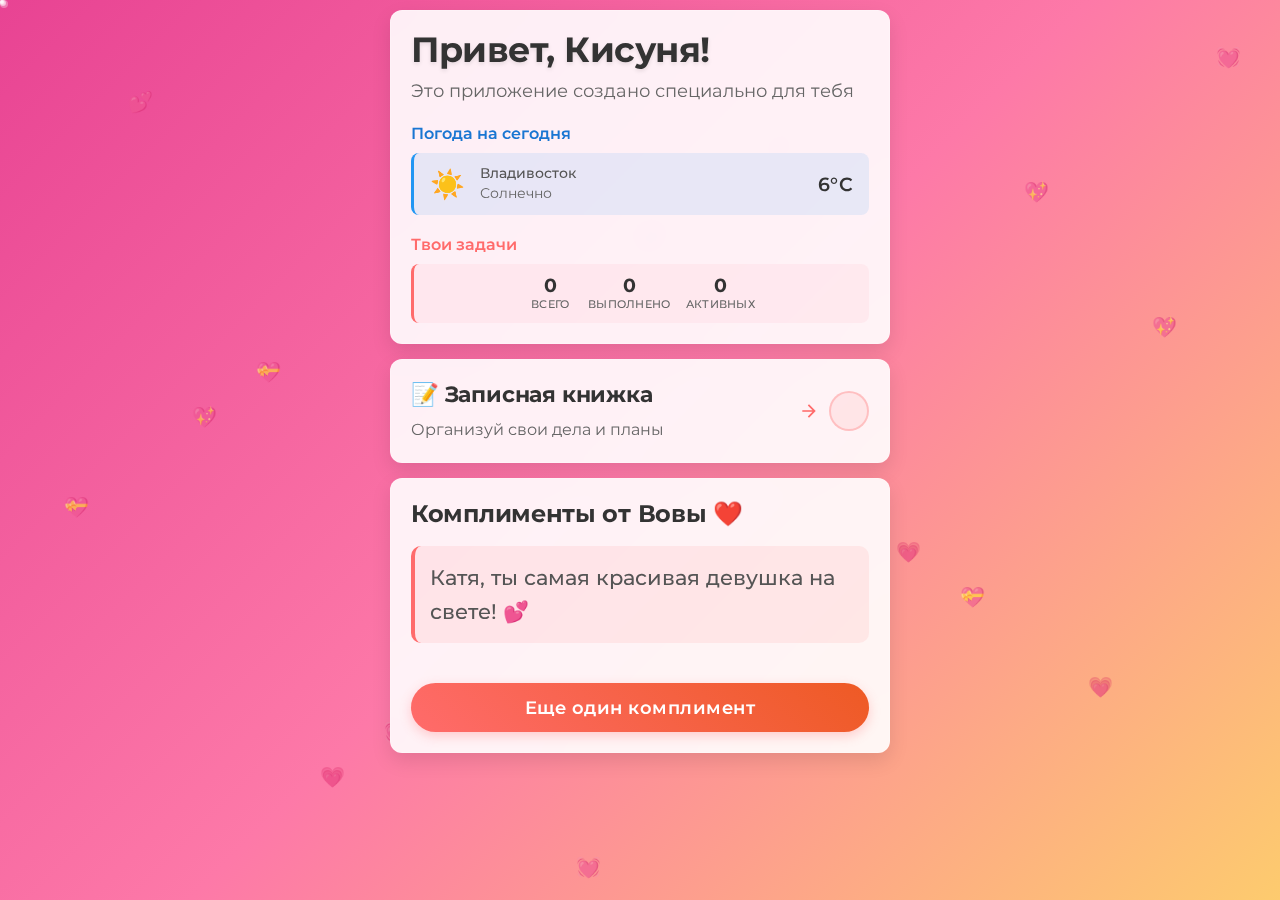
<file: index.html>
<!DOCTYPE html>
<html lang="ru">
<head>
    <meta charset="UTF-8">
    <meta name="viewport" content="width=device-width, initial-scale=1.0, maximum-scale=1.0, user-scalable=no">
    <title>Веб приложение</title>
    <link rel="preconnect" href="https://fonts.googleapis.com">
    <link rel="preconnect" href="https://fonts.gstatic.com" crossorigin>
    <link href="https://fonts.googleapis.com/css2?family=Montserrat:wght@300;400;500;600;700&display=swap" rel="stylesheet">
    <link href="https://fonts.googleapis.com/icon?family=Material+Icons" rel="stylesheet">
    <link rel="stylesheet" href="style.css">
</head>
<body>
    <div class="particles">
        <div class="particle"></div>
        <div class="particle"></div>
        <div class="particle"></div>
        <div class="particle"></div>
        <div class="particle"></div>
        <div class="particle"></div>
        <div class="particle"></div>
        <div class="particle"></div>
        <div class="particle"></div>
        <div class="particle"></div>
        <div class="particle"></div>
        <div class="particle"></div>
        <div class="particle"></div>
        <div class="particle"></div>
        <div class="particle"></div>
        <div class="particle"></div>
        <div class="particle"></div>
        <div class="particle"></div>
        <div class="particle"></div>
        <div class="particle"></div>
        <div class="particle"></div>
        <div class="particle"></div>
        <div class="particle"></div>
        <div class="particle"></div>
        <div class="particle"></div>
        <div class="particle"></div>
        <div class="particle"></div>
        <div class="particle"></div>
        <div class="particle"></div>
        <div class="particle"></div>
        <div class="particle"></div>
        <div class="particle"></div>
        <div class="particle"></div>
        <div class="particle"></div>
        <div class="particle"></div>
        <div class="particle"></div>
        <div class="particle"></div>
        <div class="particle"></div>
        <div class="particle"></div>
        <div class="particle"></div>
    </div>
    
    <!-- Сердечки для анимации -->
    <div class="hearts">
        <div class="heart">💕</div>
        <div class="heart">💖</div>
        <div class="heart">💝</div>
        <div class="heart">💗</div>
        <div class="heart">💓</div>
        <div class="heart">💕</div>
        <div class="heart">💖</div>
        <div class="heart">💝</div>
        <div class="heart">💗</div>
        <div class="heart">💓</div>
        <div class="heart">💕</div>
        <div class="heart">💖</div>
        <div class="heart">💝</div>
        <div class="heart">💗</div>
        <div class="heart">💓</div>
    </div>
    <div class="container">
        <div class="header-card">
            <h2>Привет, Кисуня!</h2>
            <p>Это приложение создано специально для тебя</p>
            
            
            <div class="weather-section">
                <h3>Погода на сегодня</h3>
                <div class="weather-info">
                    <div class="weather-left">
                        <div class="weather-icon" id="weatherIcon">☀️</div>
                        <div class="weather-text">
                            <span class="weather-city">Владивосток</span>
                            <span class="weather-desc" id="weatherDesc"></span>
                        </div>
                    </div>
                    <span class="weather-temp" id="weatherTemp">
                        <div class="weather-loader">
                            <div class="loader-dot"></div>
                            <div class="loader-dot"></div>
                            <div class="loader-dot"></div>
                        </div>
                    </span>
                </div>
            </div>
            
            <h3 class="todo-stats-title">Твои задачи</h3>
            <div class="todo-stats" id="mainTodoStats">
                <div class="stats-content">
                    <div class="stats-item">
                        <span class="stats-number" id="totalTasks">0</span>
                        <span class="stats-label">всего</span>
                    </div>
                    <div class="stats-item">
                        <span class="stats-number" id="completedTasks">0</span>
                        <span class="stats-label">выполнено</span>
                    </div>
                    <div class="stats-item">
                        <span class="stats-number" id="activeTasks">0</span>
                        <span class="stats-label">активных</span>
                    </div>
                </div>
            </div>
        </div>
        
        
    <div class="todo-card" id="goToTodoBtn">
        <div class="todo-content">
            <h3>📝 Записная книжка</h3>
            <p>Организуй свои дела и планы</p>
        </div>
        <div class="todo-arrow">
            <span class="material-icons">arrow_forward_ios</span>
        </div>
    </div>
    
    <div class="compliments-card">
        <h2>Комплименты от Вовы ❤️</h2>
        <p id="complimentText">Катя, ты самая красивая девушка на свете! 💕</p>
        <div class="compliments-buttons">
            <button id="newComplimentBtn" class="compliment-btn">Еще один комплимент</button>
        </div>
    </div>
    </div>
    
    
    <!-- Модальное окно инструкций -->
    <div id="modal" class="modal">
        <div class="modal-content">
            <div class="modal-header">
                <h3>Как пользоваться аккордеоном</h3>
                <span class="close">&times;</span>
            </div>
            <div class="modal-body">
                <p>👆 <strong>Кликни на "Разверни"</strong> - чтобы открыть аккордеон и увидеть комплимент от Вовы</p>
                <p>💕 <strong>Кнопка "Новый комплимент"</strong> - для получения нового романтического комплимента</p>
                <p>ℹ️ <strong>Кнопка "Информация"</strong> - для получения дополнительной информации</p>
                <p>✨ <strong>Каждый раз</strong> - случайный романтический комплимент!</p>
                <p>💖 <strong>Наслаждайся</strong> - милыми словами от твоего Вовы!</p>
            </div>
            <div class="modal-footer">
                <button id="modalClose" class="btn">Понятно!</button>
            </div>
        </div>
    </div>
    
    <!-- Информационное модальное окно -->
    <div id="infoModal" class="modal">
        <div class="modal-content">
            <div class="modal-header">
                <h3>Информация о приложении</h3>
                <span class="close-info">&times;</span>
            </div>
            <div class="modal-body">
                <p>🎨 <strong>Дизайн:</strong> Современный градиентный фон с анимированными частицами</p>
                <p>💝 <strong>Комплименты:</strong> 15 уникальных романтических сообщений от Вовы</p>
                <p>📱 <strong>Адаптивность:</strong> Работает на всех устройствах - от телефона до компьютера</p>
                <p>⚡ <strong>Технологии:</strong> HTML5, CSS3, JavaScript с плавными анимациями</p>
                <p>🎯 <strong>Цель:</strong> Сделать Катю счастливой каждый день!</p>
                <p>💌 <strong>Создано с любовью</strong> специально для тебя, Катя!</p>
            </div>
            <div class="modal-footer">
                <button id="infoModalClose" class="btn">Спасибо! 💕</button>
            </div>
        </div>
    </div>
    
    <script src="script.js"></script>
</body>
</html>
</file>
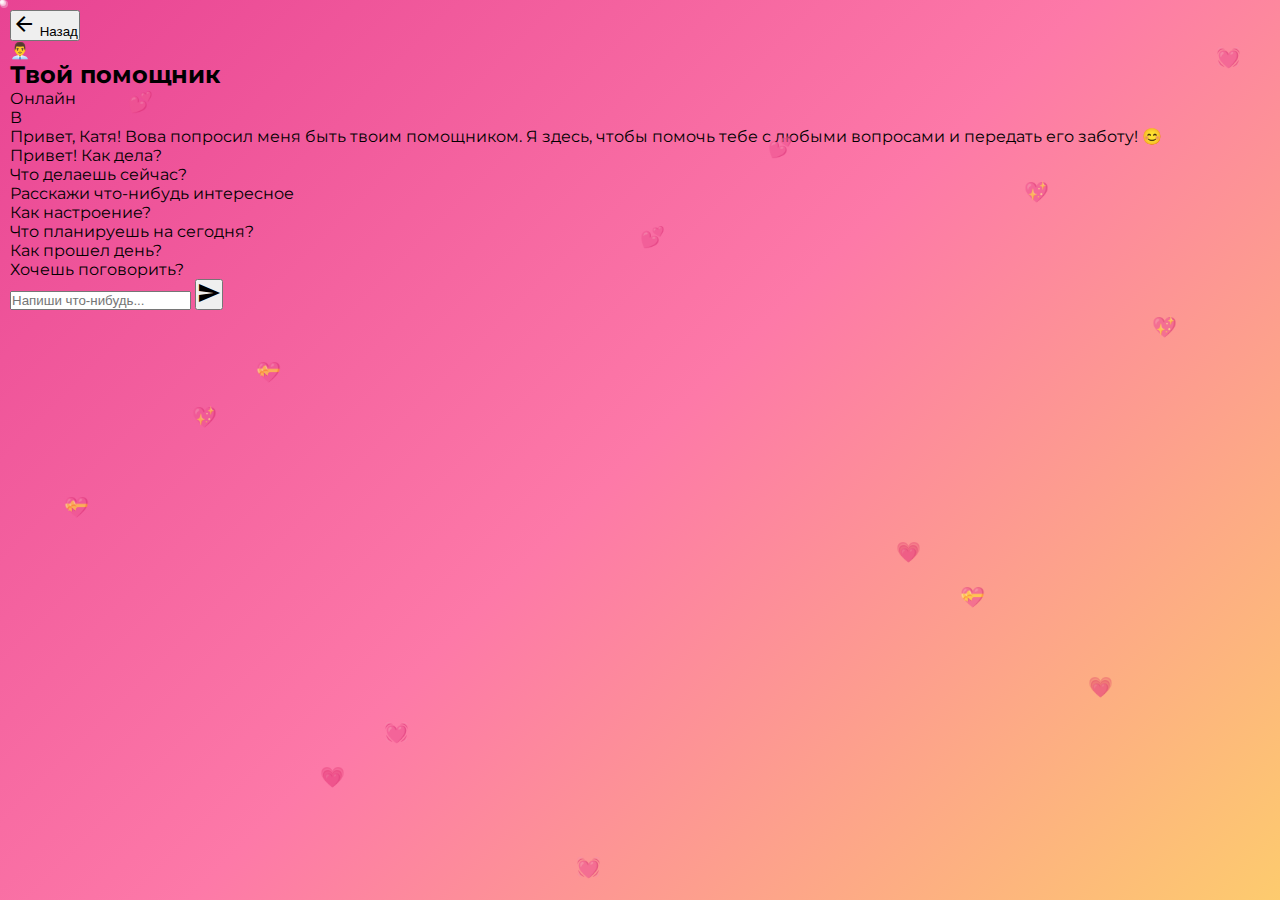
<file: chat.html>
<!DOCTYPE html>
<html lang="ru">
<head>
    <meta charset="UTF-8">
    <meta name="viewport" content="width=device-width, initial-scale=1.0">
    <title>Чат с помощником - Катя</title>
    <link href="https://fonts.googleapis.com/css2?family=Montserrat:wght@300;400;500;600;700&display=swap" rel="stylesheet">
    <link href="https://fonts.googleapis.com/icon?family=Material+Icons" rel="stylesheet">
    <link rel="stylesheet" href="style.css">
</head>
<body>
    <!-- Частицы для анимации фона -->
    <div class="particles">
        <div class="particle"></div>
        <div class="particle"></div>
        <div class="particle"></div>
        <div class="particle"></div>
        <div class="particle"></div>
        <div class="particle"></div>
        <div class="particle"></div>
        <div class="particle"></div>
        <div class="particle"></div>
        <div class="particle"></div>
        <div class="particle"></div>
        <div class="particle"></div>
        <div class="particle"></div>
        <div class="particle"></div>
        <div class="particle"></div>
        <div class="particle"></div>
        <div class="particle"></div>
        <div class="particle"></div>
        <div class="particle"></div>
        <div class="particle"></div>
        <div class="particle"></div>
        <div class="particle"></div>
        <div class="particle"></div>
        <div class="particle"></div>
        <div class="particle"></div>
        <div class="particle"></div>
        <div class="particle"></div>
        <div class="particle"></div>
        <div class="particle"></div>
        <div class="particle"></div>
        <div class="particle"></div>
        <div class="particle"></div>
        <div class="particle"></div>
        <div class="particle"></div>
        <div class="particle"></div>
        <div class="particle"></div>
        <div class="particle"></div>
        <div class="particle"></div>
        <div class="particle"></div>
        <div class="particle"></div>
    </div>
    
    <!-- Сердечки для анимации -->
    <div class="hearts">
        <div class="heart">💕</div>
        <div class="heart">💖</div>
        <div class="heart">💝</div>
        <div class="heart">💗</div>
        <div class="heart">💓</div>
        <div class="heart">💕</div>
        <div class="heart">💖</div>
        <div class="heart">💝</div>
        <div class="heart">💗</div>
        <div class="heart">💓</div>
        <div class="heart">💕</div>
        <div class="heart">💖</div>
        <div class="heart">💝</div>
        <div class="heart">💗</div>
        <div class="heart">💓</div>
    </div>
    
    <!-- Кнопка возврата -->
    <div class="back-button-container">
        <button id="backBtn" class="back-btn">
            <span class="material-icons">arrow_back</span>
            Назад
        </button>
    </div>
    
    <!-- Чат -->
    <div class="chat-page">
        <div class="chat-header">
            <div class="ai-icon">👨‍💼</div>
            <h2>Твой помощник</h2>
            <div class="chat-status">Онлайн</div>
        </div>
        <div class="chat-messages" id="chatMessages">
            <div class="message ai-message">
                <div class="message-avatar">В</div>
                <div class="message-content">
                    <p>Привет, Катя! Вова попросил меня быть твоим помощником. Я здесь, чтобы помочь тебе с любыми вопросами и передать его заботу! 😊</p>
                </div>
            </div>
        </div>
        
        <!-- Быстрые вопросы -->
        <div class="quick-questions">
            <div class="quick-question" data-question="Привет! Как дела?">Привет! Как дела?</div>
            <div class="quick-question" data-question="Что делаешь сейчас?">Что делаешь сейчас?</div>
            <div class="quick-question" data-question="Расскажи что-нибудь интересное">Расскажи что-нибудь интересное</div>
            <div class="quick-question" data-question="Как настроение?">Как настроение?</div>
            <div class="quick-question" data-question="Что планируешь на сегодня?">Что планируешь на сегодня?</div>
            <div class="quick-question" data-question="Как прошел день?">Как прошел день?</div>
            <div class="quick-question" data-question="Хочешь поговорить?">Хочешь поговорить?</div>
        </div>
        
        <div class="chat-input-container">
            <input type="text" id="chatInput" placeholder="Напиши что-нибудь..." maxlength="200">
            <button id="sendBtn" class="send-btn">
                <span class="material-icons">send</span>
            </button>
        </div>
    </div>
    
    <script src="chat.js"></script>
</body>
</html>
</file>
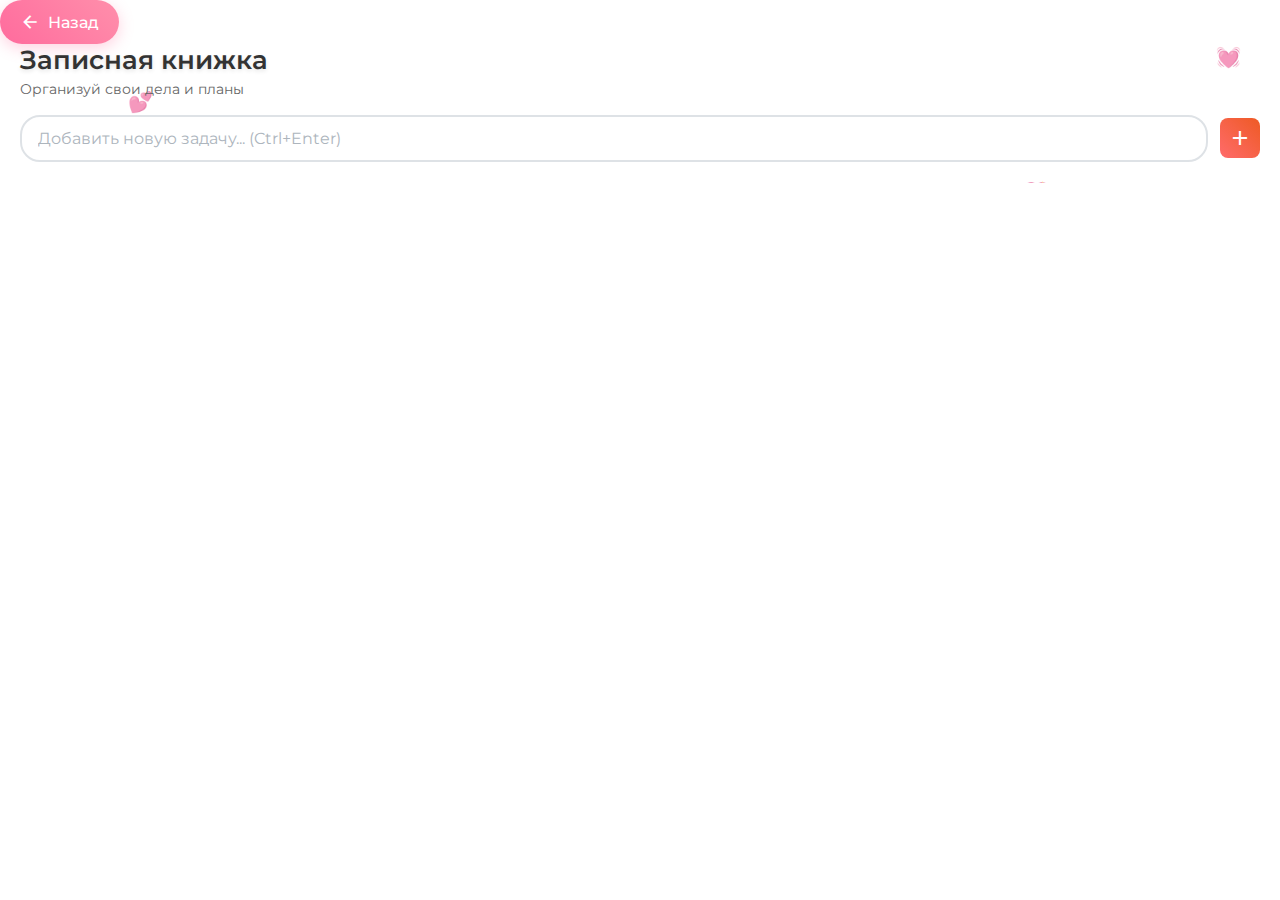
<file: todo.html>
<!DOCTYPE html>
<html lang="ru">
<head>
    <meta charset="UTF-8">
    <meta name="viewport" content="width=device-width, initial-scale=1.0, maximum-scale=1.0, user-scalable=no">
    <title>Записная книжка - Приложение для Кати</title>
    <link rel="stylesheet" href="style.css">
    <link href="https://fonts.googleapis.com/css2?family=Montserrat:wght@300;400;500;600;700&display=swap" rel="stylesheet">
    <link href="https://fonts.googleapis.com/icon?family=Material+Icons" rel="stylesheet">
</head>
<body class="todo-page">
    <!-- Частицы -->
    <div class="particles">
        <div class="particle"></div>
        <div class="particle"></div>
        <div class="particle"></div>
        <div class="particle"></div>
        <div class="particle"></div>
        <div class="particle"></div>
        <div class="particle"></div>
        <div class="particle"></div>
        <div class="particle"></div>
        <div class="particle"></div>
        <div class="particle"></div>
        <div class="particle"></div>
        <div class="particle"></div>
        <div class="particle"></div>
        <div class="particle"></div>
        <div class="particle"></div>
        <div class="particle"></div>
        <div class="particle"></div>
        <div class="particle"></div>
        <div class="particle"></div>
        <div class="particle"></div>
        <div class="particle"></div>
        <div class="particle"></div>
        <div class="particle"></div>
        <div class="particle"></div>
        <div class="particle"></div>
        <div class="particle"></div>
        <div class="particle"></div>
        <div class="particle"></div>
        <div class="particle"></div>
        <div class="particle"></div>
        <div class="particle"></div>
        <div class="particle"></div>
        <div class="particle"></div>
        <div class="particle"></div>
        <div class="particle"></div>
        <div class="particle"></div>
        <div class="particle"></div>
        <div class="particle"></div>
        <div class="particle"></div>
    </div>

    <!-- Сердечки -->
    <div class="hearts">
        <div class="heart">💕</div>
        <div class="heart">💖</div>
        <div class="heart">💝</div>
        <div class="heart">💗</div>
        <div class="heart">💓</div>
        <div class="heart">💕</div>
        <div class="heart">💖</div>
        <div class="heart">💝</div>
        <div class="heart">💗</div>
        <div class="heart">💓</div>
        <div class="heart">💕</div>
        <div class="heart">💖</div>
        <div class="heart">💝</div>
        <div class="heart">💗</div>
        <div class="heart">💓</div>
    </div>

    <!-- Todo страница -->
    <div class="todo-page-content">
        <!-- Кнопка назад -->
        <div class="back-button-container">
            <button id="backBtn" class="back-btn">
                <span class="material-icons">arrow_back</span>
                Назад
            </button>
        </div>

        <div class="todo-page-header">
            <h1>Записная книжка</h1>
            <p>Организуй свои дела и планы</p>
            <div class="todo-input-container">
                <input type="text" id="todoInput" placeholder="Добавить новую задачу... (Ctrl+Enter)" maxlength="100">
                <button id="addTodoBtn" class="add-todo-btn">
                    <span class="material-icons">add</span>
                </button>
            </div>
        </div>
        
        <div class="todo-page-body">
            
            <div class="todo-list" id="todoList">
                <!-- Задачи будут добавляться сюда -->
            </div>
        </div>
    </div>

    <script src="todo.js"></script>
</body>
</html>
</file>
<file: style.css>
* {
    margin: 0;
    padding: 0;
    box-sizing: border-box;
}

html, body {
    overflow-x: hidden;
    overflow-y: auto;
    height: auto;
    min-height: 100%;
    touch-action: pan-x pan-y;
    -webkit-user-select: none;
    -moz-user-select: none;
    -ms-user-select: none;
    user-select: none;
    margin: 0;
    padding: 0;
}

html {
    height: auto;
    min-height: 100%;
    width: 100%;
}

body {
    font-family: 'Montserrat', sans-serif;
    background: linear-gradient(135deg, #e84393 0%, #fd79a8 50%, #fdcb6e 100%);
    min-height: 100vh;
    height: auto;
    width: 100%;
    margin: 0;
    padding: 10px;
    box-sizing: border-box;
}

.container {
    width: 100%;
    max-width: 500px;
    display: flex;
    flex-direction: column;
    align-items: center;
    gap: 15px;
    padding-bottom: 20px;
    margin: 0 auto;
}


/* Частицы */
.particles {
    position: absolute;
    top: 0;
    left: 0;
    width: 100%;
    height: 100%;
    overflow: hidden;
    z-index: 0;
    pointer-events: none;
}

/* Сердечки */
.hearts {
    position: absolute;
    top: 0;
    left: 0;
    width: 100%;
    height: 100%;
    overflow: hidden;
    z-index: 0;
    pointer-events: none;
}

.heart {
    position: absolute;
    font-size: 20px;
    opacity: 0.6;
    animation: heartFloat 8s ease-in-out infinite;
}

.heart:nth-child(1) {
    top: 10%;
    left: 10%;
    animation: heartFloat1 6s ease-in-out infinite;
}

.heart:nth-child(2) {
    top: 20%;
    left: 80%;
    animation: heartFloat2 8s ease-in-out infinite;
}

.heart:nth-child(3) {
    top: 40%;
    left: 20%;
    animation: heartFloat3 7s ease-in-out infinite;
}

.heart:nth-child(4) {
    top: 60%;
    left: 70%;
    animation: heartFloat4 9s ease-in-out infinite;
}

.heart:nth-child(5) {
    top: 80%;
    left: 30%;
    animation: heartFloat5 6s ease-in-out infinite;
}

.heart:nth-child(6) {
    top: 15%;
    left: 60%;
    animation: heartFloat1 8s ease-in-out infinite;
}

.heart:nth-child(7) {
    top: 35%;
    left: 90%;
    animation: heartFloat2 7s ease-in-out infinite;
}

.heart:nth-child(8) {
    top: 55%;
    left: 5%;
    animation: heartFloat3 9s ease-in-out infinite;
}

.heart:nth-child(9) {
    top: 75%;
    left: 85%;
    animation: heartFloat4 6s ease-in-out infinite;
}

.heart:nth-child(10) {
    top: 95%;
    left: 45%;
    animation: heartFloat5 8s ease-in-out infinite;
}

.heart:nth-child(11) {
    top: 25%;
    left: 50%;
    animation: heartFloat1 7s ease-in-out infinite;
}

.heart:nth-child(12) {
    top: 45%;
    left: 15%;
    animation: heartFloat2 9s ease-in-out infinite;
}

.heart:nth-child(13) {
    top: 65%;
    left: 75%;
    animation: heartFloat3 6s ease-in-out infinite;
}

.heart:nth-child(14) {
    top: 85%;
    left: 25%;
    animation: heartFloat4 8s ease-in-out infinite;
}

.heart:nth-child(15) {
    top: 5%;
    left: 95%;
    animation: heartFloat5 7s ease-in-out infinite;
}

.particle {
    position: absolute;
    background: rgba(255, 255, 255, 0.3);
    border-radius: 50%;
    pointer-events: none;
}

.particle:nth-child(1) {
    width: 4px;
    height: 4px;
    animation: float1 15s ease-in-out infinite;
}

.particle:nth-child(2) {
    width: 6px;
    height: 6px;
    animation: float2 20s ease-in-out infinite;
}

.particle:nth-child(3) {
    width: 3px;
    height: 3px;
    animation: float3 12s ease-in-out infinite;
}

.particle:nth-child(4) {
    width: 8px;
    height: 8px;
    animation: float4 18s ease-in-out infinite;
}

.particle:nth-child(5) {
    width: 5px;
    height: 5px;
    animation: float5 14s ease-in-out infinite;
}

.particle:nth-child(6) {
    width: 2px;
    height: 2px;
    animation: float6 16s ease-in-out infinite;
}

.particle:nth-child(7) {
    width: 7px;
    height: 7px;
    animation: float7 22s ease-in-out infinite;
}

.particle:nth-child(8) {
    width: 4px;
    height: 4px;
    animation: float8 13s ease-in-out infinite;
}

.particle:nth-child(9) {
    width: 6px;
    height: 6px;
    animation: float9 17s ease-in-out infinite;
}

.particle:nth-child(10) {
    width: 3px;
    height: 3px;
    animation: float10 19s ease-in-out infinite;
}

.particle:nth-child(11) {
    top: 15%;
    left: 25%;
    animation: float1 6s ease-in-out infinite;
}

.particle:nth-child(12) {
    top: 35%;
    left: 85%;
    animation: float2 7s ease-in-out infinite;
}

.particle:nth-child(13) {
    top: 55%;
    left: 15%;
    animation: float3 8s ease-in-out infinite;
}

.particle:nth-child(14) {
    top: 75%;
    left: 45%;
    animation: float4 6s ease-in-out infinite;
}

.particle:nth-child(15) {
    top: 25%;
    left: 65%;
    animation: float5 7s ease-in-out infinite;
}

.particle:nth-child(16) {
    top: 45%;
    left: 35%;
    animation: float6 8s ease-in-out infinite;
}

.particle:nth-child(17) {
    top: 65%;
    left: 75%;
    animation: float7 6s ease-in-out infinite;
}

.particle:nth-child(18) {
    top: 85%;
    left: 25%;
    animation: float8 7s ease-in-out infinite;
}

.particle:nth-child(19) {
    top: 5%;
    left: 55%;
    animation: float9 8s ease-in-out infinite;
}

.particle:nth-child(20) {
    top: 95%;
    left: 85%;
    animation: float10 6s ease-in-out infinite;
}

.particle:nth-child(21) {
    top: 10%;
    left: 10%;
    animation: float1 7s ease-in-out infinite;
}

.particle:nth-child(22) {
    top: 30%;
    left: 90%;
    animation: float2 8s ease-in-out infinite;
}

.particle:nth-child(23) {
    top: 50%;
    left: 20%;
    animation: float3 6s ease-in-out infinite;
}

.particle:nth-child(24) {
    top: 70%;
    left: 60%;
    animation: float4 7s ease-in-out infinite;
}

.particle:nth-child(25) {
    top: 90%;
    left: 40%;
    animation: float5 8s ease-in-out infinite;
}

.particle:nth-child(26) {
    top: 20%;
    left: 50%;
    animation: float6 6s ease-in-out infinite;
}

.particle:nth-child(27) {
    top: 40%;
    left: 80%;
    animation: float7 7s ease-in-out infinite;
}

.particle:nth-child(28) {
    top: 60%;
    left: 30%;
    animation: float8 8s ease-in-out infinite;
}

.particle:nth-child(29) {
    top: 80%;
    left: 5%;
    animation: float9 6s ease-in-out infinite;
}

.particle:nth-child(30) {
    top: 12%;
    left: 75%;
    animation: float10 7s ease-in-out infinite;
}

.particle:nth-child(31) {
    top: 32%;
    left: 45%;
    animation: float1 8s ease-in-out infinite;
}

.particle:nth-child(32) {
    top: 52%;
    left: 95%;
    animation: float2 6s ease-in-out infinite;
}

.particle:nth-child(33) {
    top: 72%;
    left: 15%;
    animation: float3 7s ease-in-out infinite;
}

.particle:nth-child(34) {
    top: 92%;
    left: 55%;
    animation: float4 8s ease-in-out infinite;
}

.particle:nth-child(35) {
    top: 8%;
    left: 35%;
    animation: float5 6s ease-in-out infinite;
}

.particle:nth-child(36) {
    top: 28%;
    left: 65%;
    animation: float6 7s ease-in-out infinite;
}

.particle:nth-child(37) {
    top: 48%;
    left: 5%;
    animation: float7 8s ease-in-out infinite;
}

.particle:nth-child(38) {
    top: 68%;
    left: 85%;
    animation: float8 6s ease-in-out infinite;
}

.particle:nth-child(39) {
    top: 88%;
    left: 25%;
    animation: float9 7s ease-in-out infinite;
}

.particle:nth-child(40) {
    top: 18%;
    left: 95%;
    animation: float10 8s ease-in-out infinite;
}


@keyframes float {
    0% { transform: translateY(0px) rotate(0deg); opacity: 0.3; }
    25% { transform: translateY(-10px) rotate(90deg); opacity: 0.5; }
    50% { transform: translateY(-20px) rotate(180deg); opacity: 0.7; }
    75% { transform: translateY(-10px) rotate(270deg); opacity: 0.5; }
    100% { transform: translateY(0px) rotate(360deg); opacity: 0.3; }
}

@keyframes rotate {
    0% { transform: rotate(0deg); }
    100% { transform: rotate(360deg); }
}

/* Анимации для частиц */
@keyframes float1 {
    0%, 100% { transform: translate(10vw, 10vh) scale(1); opacity: 0.3; }
    25% { transform: translate(80vw, 20vh) scale(1.2); opacity: 0.7; }
    50% { transform: translate(60vw, 70vh) scale(0.8); opacity: 0.5; }
    75% { transform: translate(30vw, 80vh) scale(1.1); opacity: 0.6; }
}

@keyframes float2 {
    0%, 100% { transform: translate(90vw, 80vh) scale(1); opacity: 0.4; }
    25% { transform: translate(20vw, 60vh) scale(0.9); opacity: 0.8; }
    50% { transform: translate(70vw, 30vh) scale(1.3); opacity: 0.6; }
    75% { transform: translate(50vw, 90vh) scale(0.7); opacity: 0.5; }
}

@keyframes float3 {
    0%, 100% { transform: translate(30vw, 70vh) scale(1); opacity: 0.5; }
    33% { transform: translate(80vw, 50vh) scale(1.4); opacity: 0.8; }
    66% { transform: translate(10vw, 20vh) scale(0.6); opacity: 0.4; }
}

@keyframes float4 {
    0%, 100% { transform: translate(60vw, 20vh) scale(1); opacity: 0.3; }
    20% { transform: translate(90vw, 60vh) scale(1.1); opacity: 0.7; }
    40% { transform: translate(40vw, 90vh) scale(0.9); opacity: 0.5; }
    60% { transform: translate(20vw, 40vh) scale(1.2); opacity: 0.8; }
    80% { transform: translate(70vw, 80vh) scale(0.8); opacity: 0.6; }
}

@keyframes float5 {
    0%, 100% { transform: translate(50vw, 60vh) scale(1); opacity: 0.4; }
    50% { transform: translate(15vw, 85vh) scale(1.3); opacity: 0.9; }
}

@keyframes float6 {
    0%, 100% { transform: translate(85vw, 30vh) scale(1); opacity: 0.6; }
    25% { transform: translate(45vw, 10vh) scale(1.5); opacity: 0.8; }
    50% { transform: translate(5vw, 70vh) scale(0.5); opacity: 0.3; }
    75% { transform: translate(75vw, 90vh) scale(1.1); opacity: 0.7; }
}

@keyframes float7 {
    0%, 100% { transform: translate(20vw, 50vh) scale(1); opacity: 0.3; }
    33% { transform: translate(70vw, 15vh) scale(0.8); opacity: 0.6; }
    66% { transform: translate(90vw, 75vh) scale(1.2); opacity: 0.8; }
}

@keyframes float8 {
    0%, 100% { transform: translate(75vw, 40vh) scale(1); opacity: 0.5; }
    25% { transform: translate(25vw, 90vh) scale(1.4); opacity: 0.9; }
    50% { transform: translate(95vw, 25vh) scale(0.7); opacity: 0.4; }
    75% { transform: translate(35vw, 5vh) scale(1.1); opacity: 0.7; }
}

@keyframes float9 {
    0%, 100% { transform: translate(40vw, 25vh) scale(1); opacity: 0.4; }
    40% { transform: translate(80vw, 85vh) scale(1.3); opacity: 0.8; }
    80% { transform: translate(10vw, 45vh) scale(0.6); opacity: 0.5; }
}

@keyframes float10 {
    0%, 100% { transform: translate(65vw, 75vh) scale(1); opacity: 0.6; }
    30% { transform: translate(35vw, 15vh) scale(1.2); opacity: 0.9; }
    70% { transform: translate(85vw, 55vh) scale(0.8); opacity: 0.4; }
}

.header-card {
    background: rgba(255, 255, 255, 0.9);
    padding: 20px;
    border-radius: 12px;
    box-shadow: 0 8px 20px rgba(0, 0, 0, 0.1);
    text-align: left;
    width: 100%;
    position: relative;
    z-index: 1;
    backdrop-filter: blur(10px);
    border: 1px solid rgba(255, 255, 255, 0.2);
}

.header-card h2 {
    color: #333;
    margin-bottom: 8px;
    font-size: 2.2em;
    font-weight: 700;
    letter-spacing: -0.5px;
    line-height: 1.1;
    text-shadow: 0 2px 4px rgba(0, 0, 0, 0.1);
}

.header-card p {
    color: #666;
    font-size: 1.1em;
    margin: 0 0 20px 0;
    font-weight: 400;
    line-height: 1.5;
}


.weather-section {
    margin-top: 10px;
}

.weather-section h3 {
    color: #1976d2;
    font-size: 1em;
    font-weight: 600;
    margin: 20px 0 10px 0;
    text-align: left;
}

.weather-info {
    display: flex;
    align-items: center;
    justify-content: space-between;
    gap: 15px;
    padding: 12px 16px;
    background: rgba(33, 150, 243, 0.1);
    border-radius: 8px;
    border-left: 3px solid #2196f3;
    margin-top: 0;
}

/* Записная книжка */
.todo-card {
    background: rgba(255, 255, 255, 0.9);
    padding: 20px;
    border-radius: 12px;
    box-shadow: 0 8px 20px rgba(0, 0, 0, 0.1);
    text-align: left;
    width: 100%;
    position: relative;
    z-index: 1;
    backdrop-filter: blur(10px);
    border: 1px solid rgba(255, 255, 255, 0.2);
    cursor: pointer;
    transition: all 0.3s ease;
    display: flex;
    justify-content: space-between;
    align-items: center;
}

.todo-content h3 {
    color: #333;
    font-size: 1.4em;
    font-weight: 700;
    margin: 0 0 10px 0;
    text-align: left;
    letter-spacing: -0.2px;
}

.todo-content p {
    color: #666;
    font-size: 1em;
    line-height: 1.5;
    margin: 0;
    font-weight: 400;
}

.todo-arrow {
    background: rgba(255, 107, 107, 0.1);
    border-radius: 50%;
    width: 40px;
    height: 40px;
    display: flex;
    align-items: center;
    justify-content: center;
    border: 2px solid rgba(255, 107, 107, 0.3);
    transition: all 0.3s ease;
}

.todo-arrow .material-icons {
    color: #ff6b6b;
    font-size: 20px;
}

.todo-card:hover .todo-arrow {
    background: rgba(255, 107, 107, 0.2);
    transform: scale(1.05);
}

/* Стили для todo-страницы */
.todo-page {
    background: white;
    min-height: 100vh;
    padding: 0;
    margin: 0;
    width: 100%;
    height: 100vh;
    overflow: hidden;
}

body.todo-page {
    margin: 0;
    padding: 0;
    width: 100vw;
    overflow-x: hidden;
    position: relative;
}

html {
    margin: 0;
    padding: 0;
    width: 100vw;
    overflow-x: hidden;
}

.todo-page-content {
    width: 100%;
    height: 100vh;
    display: flex;
    flex-direction: column;
    position: relative;
    margin: 0;
    padding: 0;
    box-sizing: border-box;
}

.todo-header {
    position: fixed;
    top: 0;
    left: 0;
    right: 0;
    z-index: 1001;
    display: flex;
    align-items: center;
    justify-content: space-between;
    background: white;
    padding: 20px;
    box-shadow: 0 2px 10px rgba(0, 0, 0, 0.1);
    height: 70px;
    box-sizing: border-box;
}

.page-title {
    color: #333;
    font-size: 1.3em;
    font-weight: 600;
    margin: 0;
    text-shadow: 0 2px 4px rgba(0, 0, 0, 0.1);
    white-space: nowrap;
    margin-right: 10px;
}

/* Кнопка назад для todo-страницы */
.todo-page .back-btn {
    background: linear-gradient(45deg, #ff6b9d, #ff8fab);
    color: white;
    border: none;
    border-radius: 25px;
    padding: 12px 20px;
    font-family: 'Montserrat', sans-serif;
    font-size: 1em;
    font-weight: 500;
    cursor: pointer;
    display: flex;
    align-items: center;
    gap: 8px;
    box-shadow: 0 4px 15px rgba(255, 107, 157, 0.3);
    -webkit-tap-highlight-color: transparent;
    -webkit-user-select: none;
    -moz-user-select: none;
    -ms-user-select: none;
    user-select: none;
}

.todo-page .back-btn:focus {
    outline: none;
    background: linear-gradient(45deg, #ff6b9d, #ff8fab);
    color: white;
}

.todo-page .back-btn:active {
    background: linear-gradient(45deg, #ff6b9d, #ff8fab);
    color: white;
    transform: none;
}



.todo-page .back-btn .material-icons {
    font-size: 20px;
}

/* Пустое состояние todo */
.empty-todos {
    text-align: center;
    color: #666;
    font-style: italic;
    padding: 40px 20px;
    font-size: 1.1em;
}

/* Секции задач */
.todo-section {
    margin-bottom: 25px;
}

.section-title {
    color: #333;
    font-size: 1em;
    font-weight: 600;
    margin: 0 0 10px 0;
    padding: 6px 20px 8px 20px;
    display: flex;
    align-items: center;
    justify-content: space-between;
    position: relative;
}

.section-title::after {
    content: '';
    position: absolute;
    bottom: -2px;
    left: 20px;
    right: 20px;
    height: 2px;
    background: linear-gradient(90deg, transparent, #ff6b9d, #ff8fab, #ff6b9d, transparent);
    border-radius: 1px;
    box-shadow: 0 1px 3px rgba(255, 107, 157, 0.2);
}

.section-count {
    background: #ff6b9d;
    color: white;
    padding: 2px 8px;
    border-radius: 12px;
    font-size: 0.8em;
    font-weight: 500;
    margin-left: auto;
}


.todo-page-header h1 {
    color: #333;
    font-size: 1.6em;
    font-weight: 600;
    margin: 0 0 5px 20px;
    text-shadow: 0 2px 4px rgba(0, 0, 0, 0.1);
}

.todo-page-header p {
    color: #666;
    font-size: 0.9em;
    margin: 0 0 15px 20px;
    font-weight: 400;
}

.todo-stats-title {
    font-size: 1em;
    font-weight: 600;
    color: #ff6b6b;
    margin: 20px 0 10px 0;
    text-align: left;
}

.todo-stats {
    margin: 0 0 0 0;
    padding: 12px 16px;
    background: rgba(255, 182, 193, 0.15);
    border-radius: 8px;
    border-left: 3px solid #ff6b6b;
    width: 100%;
    max-width: 500px;
}

.stats-content {
    display: flex;
    gap: 15px;
    justify-content: center;
}

.stats-item {
    display: flex;
    flex-direction: column;
    align-items: center;
    gap: 2px;
    min-width: 45px;
}

.stats-number {
    font-size: 1.2em;
    font-weight: 700;
    color: #333;
    line-height: 1;
}

.stats-label {
    font-size: 0.7em;
    color: #666;
    text-transform: uppercase;
    letter-spacing: 0.3px;
    text-align: center;
    font-weight: 500;
}

.todo-page-body {
    flex: 1;
    padding: 80px 0 100px 0;
    background: white;
    overflow-y: auto;
    display: flex;
    flex-direction: column;
    width: 100%;
    margin-top: 0;
}

.todo-container {
    display: flex;
    flex-direction: column;
    gap: 15px;
    flex: 1;
    min-height: 0;
}

.todo-input-container {
    display: flex;
    gap: 12px;
    align-items: center;
    margin: 0 0 20px 0;
    padding: 12px 20px;
    background: transparent;
    border-radius: 0;
    border: none;
    width: 100%;
    height: 50px;
}

.todo-input-container-fixed {
    position: fixed;
    bottom: 0;
    left: 0;
    right: 0;
    display: flex;
    gap: 12px;
    align-items: center;
    padding: 15px 20px;
    background: rgba(255, 255, 255, 0.95);
    backdrop-filter: blur(10px);
    border-top: 1px solid #dee2e6;
    box-shadow: 0 -2px 10px rgba(0, 0, 0, 0.1);
    z-index: 1000;
    transition: all 0.3s ease;
    /* Поддержка мобильных браузеров */
    -webkit-transform: translateZ(0);
    transform: translateZ(0);
    will-change: transform;
}

#todoInput {
    flex: 1;
    padding: 12px 16px;
    border: 2px solid #dee2e6;
    border-radius: 20px;
    font-size: 1em;
    font-family: 'Montserrat', sans-serif;
    background: white;
    transition: all 0.3s ease;
}

#todoInput:focus {
    border-color: #ff6b6b;
    box-shadow: 0 0 0 3px rgba(255, 107, 107, 0.1);
}

#todoInput::placeholder {
    color: #adb5bd;
}

.add-todo-btn {
    background: linear-gradient(45deg, #ff6b6b, #ee5a24);
    color: white;
    border: none;
    border-radius: 8px;
    padding: 8px;
    cursor: pointer;
    transition: all 0.3s ease;
    display: flex;
    align-items: center;
    justify-content: center;
    min-width: 40px;
    height: 40px;
}

.add-todo-btn:hover {
    transform: translateY(-2px);
    box-shadow: 0 4px 12px rgba(255, 107, 107, 0.3);
}

.add-todo-btn:active {
    transform: translateY(0);
}


.todo-list {
    display: flex;
    flex-direction: column;
    gap: 8px;
    width: 100%;
    padding: 20px 20px 0 20px;
}


.todo-item {
    display: flex;
    align-items: center;
    gap: 15px;
    padding: 15px 20px;
    background: #f8f9fa;
    border-radius: 10px;
    border: 1px solid #e9ecef;
    transition: all 0.3s ease;
    margin-bottom: 5px;
}

.todo-item.completed {
    background: #e8f5e8;
    border-color: #4caf50;
    opacity: 0.8;
}

.todo-item.completed .todo-text {
    text-decoration: line-through;
    color: #666;
}

.todo-checkbox {
    width: 18px;
    height: 18px;
    border: 2px solid #6c757d;
    border-radius: 4px;
    cursor: pointer;
    display: flex;
    align-items: center;
    justify-content: center;
    transition: all 0.3s ease;
    flex-shrink: 0;
    background: white;
}

.todo-checkbox.checked {
    background: #6c757d;
    color: white;
}

.todo-checkbox.checked::after {
    content: '✓';
    font-size: 12px;
    font-weight: bold;
}

.todo-text {
    flex: 1;
    font-size: 1em;
    color: #333;
    line-height: 1.5;
    font-weight: 400;
    word-wrap: break-word;
}

.todo-edit-input {
    flex: 1;
    font-size: 1em;
    color: #333;
    line-height: 1.5;
    font-weight: 400;
    word-wrap: break-word;
    margin: 0;
    width: 100%;
    box-sizing: border-box;
}

.todo-actions {
    display: flex;
    gap: 8px;
    align-items: center;
}

.todo-edit, .todo-duplicate, .todo-delete {
    background: #f8f9fa;
    border: 1px solid #e9ecef;
    color: #6c757d;
    cursor: pointer;
    padding: 8px;
    border-radius: 6px;
    display: flex;
    align-items: center;
    justify-content: center;
    flex-shrink: 0;
    width: 32px;
    height: 32px;
}


.todo-edit .material-icons,
.todo-duplicate .material-icons,
.todo-delete .material-icons {
    font-size: 16px;
}

.todo-save {
    background: #28a745 !important;
    border: 1px solid #28a745 !important;
    color: white !important;
    cursor: pointer;
    padding: 8px;
    border-radius: 6px;
    display: flex;
    align-items: center;
    justify-content: center;
    flex-shrink: 0;
    width: 32px;
    height: 32px;
    transition: all 0.3s ease;
}

.todo-save:hover {
    background: #218838 !important;
    border-color: #1e7e34 !important;
    transform: scale(1.05);
}

.todo-save .material-icons {
    font-size: 16px;
}

/* Прелоадер для кнопки назад */
.preloader {
    position: fixed;
    top: 0;
    left: 0;
    width: 100%;
    height: 100%;
    background: linear-gradient(135deg, #ff6b6b, #ff8e8e, #ffa8a8);
    display: flex;
    flex-direction: column;
    justify-content: center;
    align-items: center;
    z-index: 9999;
    opacity: 0;
    transition: opacity 0.3s ease;
}

.preloader.show {
    opacity: 1;
}

.preloader-spinner {
    width: 50px;
    height: 50px;
    border: 4px solid rgba(255, 255, 255, 0.3);
    border-top: 4px solid white;
    border-radius: 50%;
    animation: spin 1s linear infinite;
    margin-bottom: 20px;
}

.preloader p {
    color: white;
    font-family: 'Montserrat', sans-serif;
    font-size: 1.2em;
    font-weight: 500;
    text-shadow: 0 2px 4px rgba(0, 0, 0, 0.3);
    margin: 0;
}

@keyframes spin {
    0% { transform: rotate(0deg); }
    100% { transform: rotate(360deg); }
}

.weather-icon {
    font-size: 28px;
    line-height: 1;
    flex-shrink: 0;
}

.weather-text {
    display: flex;
    flex-direction: column;
    gap: 3px;
    flex: 1;
    min-width: 0;
}

.weather-left {
    display: flex;
    align-items: center;
    gap: 15px;
    flex: 1;
}

.weather-city {
    font-size: 0.9em;
    color: #555;
    font-weight: 500;
    line-height: 1.2;
}

.weather-desc {
    font-size: 0.85em;
    color: #666;
    font-weight: 400;
    line-height: 1.3;
    text-transform: capitalize;
}

.weather-temp {
    font-size: 1.2em;
    color: #333;
    font-weight: 600;
    line-height: 1.2;
    letter-spacing: 0.5px;
    display: flex;
    align-items: center;
    min-height: 24px;
    flex-shrink: 0;
}

.weather-loader {
    display: flex;
    gap: 4px;
    align-items: center;
}

.loader-dot {
    width: 6px;
    height: 6px;
    background: #ff6b6b;
    border-radius: 50%;
    animation: weatherPulse 1.4s ease-in-out infinite both;
}

.loader-dot:nth-child(1) {
    animation-delay: -0.32s;
}

.loader-dot:nth-child(2) {
    animation-delay: -0.16s;
}

.loader-dot:nth-child(3) {
    animation-delay: 0s;
}

@keyframes weatherPulse {
    0%, 80%, 100% {
        transform: scale(0.8);
        opacity: 0.5;
    }
    40% {
        transform: scale(1);
        opacity: 1;
    }
}


.hidden {
    opacity: 0;
    transition: opacity 0.5s ease;
}

.visible {
    opacity: 1;
    transition: opacity 0.5s ease;
}

/* Аккордеон карточка */
.compliments-card {
    background: rgba(255, 255, 255, 0.9);
    padding: 20px;
    border-radius: 12px;
    box-shadow: 0 8px 20px rgba(0, 0, 0, 0.1);
    text-align: center;
    width: 100%;
    position: relative;
    z-index: 1;
    backdrop-filter: blur(10px);
    border: 1px solid rgba(255, 255, 255, 0.2);
    transition: all 0.3s ease;
    min-height: 140px;
    display: flex;
    flex-direction: column;
    justify-content: center;
}


.compliments-card h2 {
    color: #333;
    font-size: 1.5em;
    font-weight: 700;
    margin: 0 0 18px 0;
    text-align: left;
    letter-spacing: -0.3px;
}

.compliments-card p {
    color: #555;
    font-size: 1.3em;
    line-height: 1.6;
    font-weight: 500;
    text-align: left;
    cursor: pointer;
    transition: all 0.3s ease;
    position: relative;
    margin: 0 0 20px 0;
    padding: 15px;
    background: rgba(255, 107, 107, 0.1);
    border-radius: 10px;
    border-left: 4px solid #ff6b6b;
}


.accordion-header {
    padding: 0;
    cursor: pointer;
    display: flex;
    justify-content: space-between;
    align-items: center;
    background: transparent;
    border: none;
    width: 100%;
    text-align: left;
    transition: all 0.3s ease;
}

.accordion-header h2 {
    color: #333;
    margin: 0;
    font-size: 1.5em;
    font-weight: 500;
    letter-spacing: 0.5px;
    line-height: 1.2;
}

.accordion-icon {
    font-size: 1.5em;
    font-weight: bold;
    color: #666;
    transition: transform 0.3s ease;
    user-select: none;
}

.accordion-card.active .accordion-icon {
    transform: rotate(45deg);
    color: #ff6b6b;
}

.accordion-content {
    max-height: 0;
    overflow: hidden;
    transition: max-height 0.4s ease, padding 0.3s ease;
    background: transparent;
}

.accordion-card.active .accordion-content {
    max-height: 400px;
}

.accordion-content p {
    margin: 0;
    padding: 20px 0 0 0;
    color: #555;
    font-size: 1.4em;
    line-height: 1.6;
    font-weight: 600;
    text-align: left;
    cursor: pointer;
    transition: all 0.3s ease;
    position: relative;
}

.accordion-content p:hover {
    color: #ff6b6b;
    transform: scale(1.02);
}





.compliments-buttons {
    display: flex;
    justify-content: center;
    margin-top: 20px;
}

.compliment-btn {
    width: 100%;
    padding: 14px 24px;
    border: none;
    border-radius: 25px;
    cursor: pointer;
    font-size: 1.1em;
    font-weight: 600;
    font-family: 'Montserrat', sans-serif;
    transition: all 0.3s ease;
    letter-spacing: 0.5px;
}


.compliment-btn {
    background: linear-gradient(45deg, #ff6b6b, #ee5a24);
    color: white;
    box-shadow: 0 4px 12px rgba(255, 107, 107, 0.3);
}



/* Модальное окно */
.modal {
    display: none;
    position: fixed;
    z-index: 1000;
    left: 0;
    top: 0;
    width: 100%;
    height: 100%;
    background-color: rgba(0, 0, 0, 0.5);
    backdrop-filter: blur(5px);
    animation: fadeIn 0.3s ease;
}

.modal.show {
    display: flex;
    justify-content: center;
    align-items: center;
}

/* Специальная анимация для todo модального окна */
.todo-modal.show {
    display: flex;
    justify-content: center;
    align-items: flex-end;
    animation: fadeIn 0.3s ease; /* Анимация появления фона */
}

.modal-content {
    background: rgba(255, 255, 255, 0.95);
    border-radius: 20px;
    box-shadow: 0 20px 40px rgba(0, 0, 0, 0.3);
    max-width: 500px;
    width: 90%;
    max-height: 80vh;
    overflow-y: auto;
    animation: slideIn 0.3s ease;
    backdrop-filter: blur(10px);
}

/* Отключаем старую анимацию для todo модального окна */
.todo-modal .modal-content {
    animation: none;
}

.modal-header {
    padding: 25px 30px 15px 30px;
    border-bottom: 1px solid rgba(0, 0, 0, 0.1);
    display: flex;
    justify-content: space-between;
    align-items: center;
}

.modal-header h3 {
    margin: 0;
    color: #333;
    font-size: 1.4em;
    font-weight: 600;
    font-family: 'Montserrat', sans-serif;
}

.close {
    color: #aaa;
    font-size: 28px;
    font-weight: bold;
    cursor: pointer;
    transition: all 0.3s ease;
    user-select: none;
}

.close:hover {
    color: #ff6b6b;
}

/* Специальные стили для крестика в todo модальном окне */
.todo-modal .close-todo {
    color: #666;
    font-size: 32px;
    font-weight: bold;
    cursor: pointer;
    transition: all 0.3s ease;
    user-select: none;
    width: 40px;
    height: 40px;
    display: flex;
    align-items: center;
    justify-content: center;
    border-radius: 50%;
    background: rgba(255, 255, 255, 0.8);
    box-shadow: 0 2px 8px rgba(0, 0, 0, 0.1);
}

.todo-modal .close-todo:hover {
    color: #ff6b6b;
    background: rgba(255, 107, 107, 0.1);
    transform: scale(1.1);
    box-shadow: 0 4px 12px rgba(255, 107, 107, 0.2);
}

.todo-modal .close-todo:active {
    transform: scale(0.95);
}

.modal-body {
    padding: 20px 30px;
}

.modal-body p {
    margin: 0 0 15px 0;
    color: #555;
    font-size: 1em;
    line-height: 1.5;
    font-weight: 300;
}

.modal-body p:last-child {
    margin-bottom: 0;
}

.modal-footer {
    padding: 15px 30px 25px 30px;
    text-align: center;
}

.modal-footer .btn {
    background: linear-gradient(45deg, #ff6b6b, #ee5a24);
    color: white;
    border: none;
    padding: 12px 30px;
    font-size: 1em;
    border-radius: 25px;
    cursor: pointer;
    transition: all 0.3s ease;
    box-shadow: 0 4px 12px rgba(255, 107, 107, 0.3);
    letter-spacing: 0.5px;
    font-weight: 500;
    font-family: 'Montserrat', sans-serif;
}

.modal-footer .btn:hover {
    transform: translateY(-2px);
    box-shadow: 0 6px 20px rgba(255, 107, 107, 0.4);
    background: linear-gradient(45deg, #ee5a24, #ff6b6b);
}

@keyframes fadeIn {
    from { opacity: 0; }
    to { opacity: 1; }
}

@keyframes slideIn {
    from { 
        opacity: 0;
        transform: translateY(-50px) scale(0.9);
    }
    to { 
        opacity: 1;
        transform: translateY(0) scale(1);
    }
}

@keyframes textFadeIn {
    from {
        opacity: 0;
        transform: scale(0.8);
    }
    to {
        opacity: 1;
        transform: scale(1);
    }
}

@keyframes textPulse {
    0%, 100% {
        transform: scale(1);
    }
    50% {
        transform: scale(1.05);
    }
}

/* Анимации для сердечек */
@keyframes heartFloat1 {
    0% { 
        transform: translateY(0px) translateX(0px) rotate(0deg); 
        opacity: 0.3; 
    }
    25% { 
        transform: translateY(-60px) translateX(40px) rotate(90deg); 
        opacity: 0.8; 
    }
    50% { 
        transform: translateY(-30px) translateX(-50px) rotate(180deg); 
        opacity: 0.6; 
    }
    75% { 
        transform: translateY(-80px) translateX(20px) rotate(270deg); 
        opacity: 0.9; 
    }
    100% { 
        transform: translateY(0px) translateX(0px) rotate(360deg); 
        opacity: 0.3; 
    }
}

@keyframes heartFloat2 {
    0% { 
        transform: translateY(0px) translateX(0px) rotate(0deg); 
        opacity: 0.4; 
    }
    30% { 
        transform: translateY(-70px) translateX(-30px) rotate(120deg); 
        opacity: 0.7; 
    }
    60% { 
        transform: translateY(-40px) translateX(60px) rotate(240deg); 
        opacity: 0.5; 
    }
    100% { 
        transform: translateY(0px) translateX(0px) rotate(360deg); 
        opacity: 0.4; 
    }
}

@keyframes heartFloat3 {
    0% { 
        transform: translateY(0px) translateX(0px) rotate(0deg); 
        opacity: 0.5; 
    }
    20% { 
        transform: translateY(-45px) translateX(45px) rotate(72deg); 
        opacity: 0.8; 
    }
    40% { 
        transform: translateY(-90px) translateX(-15px) rotate(144deg); 
        opacity: 0.6; 
    }
    60% { 
        transform: translateY(-60px) translateX(75px) rotate(216deg); 
        opacity: 0.9; 
    }
    80% { 
        transform: translateY(-30px) translateX(-60px) rotate(288deg); 
        opacity: 0.4; 
    }
    100% { 
        transform: translateY(0px) translateX(0px) rotate(360deg); 
        opacity: 0.5; 
    }
}

@keyframes heartFloat4 {
    0% { 
        transform: translateY(0px) translateX(0px) rotate(0deg); 
        opacity: 0.3; 
    }
    25% { 
        transform: translateY(-80px) translateX(-45px) rotate(90deg); 
        opacity: 0.8; 
    }
    50% { 
        transform: translateY(-15px) translateX(90px) rotate(180deg); 
        opacity: 0.6; 
    }
    75% { 
        transform: translateY(-70px) translateX(30px) rotate(270deg); 
        opacity: 0.9; 
    }
    100% { 
        transform: translateY(0px) translateX(0px) rotate(360deg); 
        opacity: 0.3; 
    }
}

@keyframes heartFloat5 {
    0% { 
        transform: translateY(0px) translateX(0px) rotate(0deg); 
        opacity: 0.4; 
    }
    15% { 
        transform: translateY(-60px) translateX(60px) rotate(54deg); 
        opacity: 0.7; 
    }
    30% { 
        transform: translateY(-100px) translateX(-30px) rotate(108deg); 
        opacity: 0.5; 
    }
    45% { 
        transform: translateY(-30px) translateX(105px) rotate(162deg); 
        opacity: 0.8; 
    }
    60% { 
        transform: translateY(-80px) translateX(15px) rotate(216deg); 
        opacity: 0.6; 
    }
    75% { 
        transform: translateY(-45px) translateX(-75px) rotate(270deg); 
        opacity: 0.9; 
    }
    90% { 
        transform: translateY(-95px) translateX(45px) rotate(324deg); 
        opacity: 0.4; 
    }
    100% { 
        transform: translateY(0px) translateX(0px) rotate(360deg); 
        opacity: 0.4; 
    }
}

/* Адаптивный дизайн для мобильных устройств */
@media (max-width: 768px) {
    body {
        padding: 10px;
        height: auto;
        min-height: 100vh;
        overflow-x: hidden;
        overflow-y: auto;
    }
    
    .header-card {
        padding: 15px;
        margin: 0;
        width: 100%;
    }
    
    .header-card h2 {
        font-size: 1.2em;
        font-weight: 500;
    }
    
    .header-card p {
        font-size: 0.7em;
        font-weight: 300;
    }
    
    .compliments-card {
        padding: 15px;
        margin: 0;
        width: 100%;
    }
    
    .accordion-header h2 {
        font-size: 1.1em;
        font-weight: 500;
    }
    
    .accordion-content p {
        font-size: 1.1em;
        padding: 10px 0 0 0;
    }
    
    .compliments-buttons {
        gap: 8px;
        margin-top: 10px;
    }
    
    .compliment-btn {
        padding: 10px 15px;
        font-size: 0.9em;
        margin-right: 6px;
    }
    
    
    .modal-content {
        max-width: 90%;
        width: 90%;
        margin: 20px;
    }
    
    .modal-header {
        padding: 20px 20px 15px 20px;
    }
    
    .modal-header h3 {
        font-size: 1.2em;
    }
    
    .modal-body {
        padding: 15px 20px;
    }
    
    .modal-body p {
        font-size: 0.9em;
    }
    
    .modal-footer {
        padding: 10px 20px 20px 20px;
    }
    
    
    /* Уменьшаем размеры частиц на мобильных */
    .particle:nth-child(1),
    .particle:nth-child(8) {
        width: 3px;
        height: 3px;
    }
    
    .particle:nth-child(2),
    .particle:nth-child(9) {
        width: 4px;
        height: 4px;
    }
    
    .particle:nth-child(3),
    .particle:nth-child(10) {
        width: 2px;
        height: 2px;
    }
    
    .heart {
        font-size: 16px;
    }
    
    
    .back-button-container {
        top: 15px;
        left: 15px;
    }
    
    .back-btn {
        padding: 10px 16px;
        font-size: 0.8em;
    }
    
    
    .particle:nth-child(4) {
        width: 6px;
        height: 6px;
    }
}



    
    .particle:nth-child(5) {
        width: 4px;
        height: 4px;
    }
    
    .particle:nth-child(6) {
        width: 1px;
        height: 1px;
    }
    
    .particle:nth-child(7) {
        width: 5px;
        height: 5px;
    }
}

@media (max-width: 480px) {
    .header-card {
        padding: 12px 15px;
        margin: 0;
        max-width: calc(100vw - 20px);
        width: calc(100vw - 20px);
        border-radius: 12px;
    }
    
    .compliments-card {
        padding: 25px 15px;
        margin: 0;
        max-width: calc(100vw - 20px);
        width: calc(100vw - 20px);
        border-radius: 15px;
    }
    
    .header-card h2 {
        font-size: 1.3em;
    }
    
    .header-card p {
        font-size: 0.75em;
    }
    
    .container {
        padding: 25px 15px;
        margin: 10px;
        max-width: calc(100vw - 20px);
        width: calc(100vw - 20px);
        border-radius: 15px;
    }
    
    h1 {
        font-size: 1.8em;
        margin-bottom: 12px;
    }
    
    p {
        font-size: 0.9em;
        margin-bottom: 20px;
    }
    
    .btn {
        padding: 10px 25px;
        font-size: 0.9em;
        border-radius: 25px;
    }
    
    #message {
        font-size: 1em;
        margin-top: 15px;
    }
}

@media (max-width: 320px) {
    .header-card {
        padding: 10px 12px;
        margin: 0;
        max-width: calc(100vw - 10px);
        width: calc(100vw - 10px);
        border-radius: 10px;
    }
    
    .compliments-card {
        padding: 20px 12px;
        margin: 0;
        max-width: calc(100vw - 10px);
        width: calc(100vw - 10px);
        border-radius: 10px;
    }
    
    .header-card h2 {
        font-size: 1.2em;
    }
    
    .header-card p {
        font-size: 0.7em;
    }
    
    .accordion-content p {
        font-size: 1.2em;
        padding: 12px 0 0 0;
    }
    
    .compliments-buttons {
        gap: 8px;
        margin-top: 12px;
    }
    
    .compliment-btn {
        padding: 10px 16px;
        font-size: 0.9em;
        margin-right: 6px;
    }
    
    
}

/* Стили для todo попапа */
.todo-modal {
    align-items: flex-end;
    justify-content: center;
    padding: 0;
    animation: none; /* Отключаем fadeIn анимацию */
}

/* Блокируем скролл основной страницы когда модальное окно открыто */
body.modal-open {
    overflow: hidden !important;
    position: fixed;
    width: 100%;
    height: 100%;
}

/* Адаптация инпута к клавиатуре */
.todo-modal .todo-input-container-fixed.keyboard-open {
    position: fixed !important;
    bottom: 20px !important;
    left: 0 !important;
    right: 0 !important;
    margin: 0 !important;
    z-index: 1001 !important;
    transform: translateY(0) !important;
    transition: all 0.3s ease !important;
    background: rgba(255, 255, 255, 0.98) !important;
    backdrop-filter: blur(15px) !important;
    box-shadow: 0 -4px 20px rgba(0, 0, 0, 0.15) !important;
}

/* Специальные стили для iOS */
@supports (-webkit-touch-callout: none) {
    .todo-modal .todo-input-container-fixed.keyboard-open {
        bottom: 15px !important;
        padding: 12px 20px 20px 20px !important;
    }
    
    /* Дополнительная адаптация для iPhone */
    @media (max-width: 480px) {
        .todo-modal .todo-input-container-fixed.keyboard-open {
            bottom: 10px !important;
            padding: 10px 15px 15px 15px !important;
        }
    }
}

.todo-modal .modal-content {
    max-width: 600px;
    width: 100%;
    height: calc(100vh - 40px); /* Уменьшаем высоту на 40px */
    max-height: calc(100vh - 40px);
    display: flex;
    flex-direction: column;
    border-radius: 20px 20px 0 0;
    margin: 0;
    transform: translateY(100%);
    transition: transform 0.3s ease-out;
    animation: none; /* Отключаем старую анимацию */
    padding-top: env(safe-area-inset-top, 0px);
    padding-bottom: env(safe-area-inset-bottom, 20px); /* Добавляем отступ снизу */
    padding-left: env(safe-area-inset-left, 0px);
    padding-right: env(safe-area-inset-right, 0px);
    position: relative;
    bottom: 0;
}

/* Для больших экранов ограничиваем высоту */
@media (min-width: 769px) {
    .todo-modal .modal-content {
        max-height: 90vh;
        height: auto;
        margin: 20px auto;
        border-radius: 20px;
    }
}

.todo-modal.show .modal-content {
    transform: translateY(0);
}

/* Индикатор перетаскивания */
.modal-drag-indicator {
    width: 40px;
    height: 4px;
    background: #ccc;
    border-radius: 2px;
    margin: 8px auto;
    cursor: grab;
    transition: background-color 0.3s ease;
}

.modal-drag-indicator:hover {
    background: #999;
}

.modal-drag-indicator:active {
    cursor: grabbing;
}

.todo-modal-body {
    display: flex;
    flex-direction: column;
    padding: 20px 30px 0 30px;
    flex: 1;
    min-height: 0;
    overflow: hidden;
}

.todo-sections-container {
    display: flex;
    flex-direction: column;
    gap: 20px;
    flex: 1;
    overflow-y: auto;
    padding-bottom: 20px;
}

/* Когда инпут перемещен, увеличиваем высоту секций */
.todo-modal .modal-content:has(.todo-input-container-fixed.keyboard-open) .todo-sections-container {
    padding-bottom: 80px; /* Дополнительное место для перемещенного инпута */
}

/* Альтернативный способ для браузеров без поддержки :has() */
.todo-modal.keyboard-open .todo-sections-container {
    padding-bottom: 80px;
}

.todo-modal .todo-section {
    margin-bottom: 20px;
}

.todo-modal .section-title {
    color: #333;
    font-size: 1.1em;
    font-weight: 600;
    margin: 0 0 15px 0;
    padding: 8px 0;
    display: flex;
    align-items: center;
    justify-content: space-between;
    position: relative;
    border-bottom: 2px solid #f0f0f0;
}

.todo-modal .section-title::after {
    display: none;
}

.todo-modal .section-count {
    background: #ff6b9d;
    color: white;
    padding: 4px 10px;
    border-radius: 15px;
    font-size: 0.8em;
    font-weight: 500;
    margin-left: auto;
}

.todo-modal .todo-list {
    display: flex;
    flex-direction: column;
    gap: 8px;
    flex: 1;
    min-height: 100px;
    max-height: 300px;
    overflow-y: auto;
    padding: 0;
}

.todo-modal .todo-item {
    display: flex;
    align-items: center;
    gap: 12px;
    padding: 12px 15px;
    background: #f8f9fa;
    border-radius: 8px;
    border: 1px solid #e9ecef;
    transition: all 0.3s ease;
    margin-bottom: 5px;
}

.todo-modal .todo-item.completed {
    background: #e8f5e8;
    border-color: #4caf50;
    opacity: 0.8;
}

.todo-modal .todo-item.completed .todo-text {
    text-decoration: line-through;
    color: #666;
}

.todo-modal .todo-checkbox-container {
    position: relative;
    display: flex;
    align-items: center;
    cursor: pointer;
    flex-shrink: 0;
}

.todo-modal .todo-checkbox {
    width: 18px;
    height: 18px;
    border: 2px solid #6c757d;
    border-radius: 4px;
    cursor: pointer;
    display: flex;
    align-items: center;
    justify-content: center;
    transition: all 0.3s ease;
    background: white;
    margin: 0;
}

.todo-modal .todo-checkbox:checked {
    background: #28a745;
    border-color: #28a745;
    color: white;
}

.todo-modal .todo-checkbox:checked::after {
    content: '✓';
    font-size: 12px;
    font-weight: bold;
}

.todo-modal .todo-text {
    flex: 1;
    font-size: 0.95em;
    color: #333;
    line-height: 1.4;
    font-weight: 400;
    word-wrap: break-word;
}

.todo-modal .todo-actions {
    display: flex;
    gap: 6px;
    align-items: center;
}

.todo-modal .todo-edit, 
.todo-modal .todo-duplicate, 
.todo-modal .todo-delete {
    background: #f8f9fa;
    border: 1px solid #e9ecef;
    color: #6c757d;
    cursor: pointer;
    padding: 6px;
    border-radius: 4px;
    display: flex;
    align-items: center;
    justify-content: center;
    flex-shrink: 0;
    width: 28px;
    height: 28px;
    transition: all 0.3s ease;
}

.todo-modal .todo-edit:hover {
    background: #e3f2fd;
    border-color: #2196f3;
    color: #1976d2;
}

.todo-modal .todo-duplicate:hover {
    background: #fff3e0;
    border-color: #ff9800;
    color: #f57c00;
}

.todo-modal .todo-delete:hover {
    background: #ffebee;
    border-color: #f44336;
    color: #d32f2f;
}

.todo-modal .todo-edit .material-icons,
.todo-modal .todo-duplicate .material-icons,
.todo-modal .todo-delete .material-icons {
    font-size: 14px;
}

.todo-modal .todo-save {
    background: #28a745 !important;
    border: 1px solid #28a745 !important;
    color: white !important;
    cursor: pointer;
    padding: 6px;
    border-radius: 4px;
    display: flex;
    align-items: center;
    justify-content: center;
    flex-shrink: 0;
    width: 28px;
    height: 28px;
    transition: all 0.3s ease;
}

.todo-modal .todo-save:hover {
    background: #218838 !important;
    border-color: #1e7e34 !important;
    transform: scale(1.05);
}

.todo-modal .todo-save .material-icons {
    font-size: 14px;
}

.todo-modal .todo-input-container-fixed {
    display: flex;
    gap: 12px;
    align-items: center;
    padding: 20px 30px 25px 30px; /* Увеличиваем отступы */
    background: rgba(255, 255, 255, 0.95);
    backdrop-filter: blur(10px);
    border-top: 1px solid #e9ecef;
    flex-shrink: 0;
    margin-top: auto;
}

.todo-modal #todoInput {
    flex: 1;
    padding: 16px 20px; /* Увеличиваем отступы */
    border: 2px solid #dee2e6;
    border-radius: 12px; /* Более скругленные углы */
    font-size: 1.1em; /* Увеличиваем размер шрифта */
    font-family: 'Montserrat', sans-serif;
    background: white;
    transition: all 0.3s ease;
    margin: 0;
    min-height: 50px; /* Минимальная высота */
    box-shadow: 0 2px 8px rgba(0, 0, 0, 0.1); /* Добавляем тень */
}

.todo-modal #todoInput:focus {
    border-color: #ff6b6b;
    box-shadow: 0 0 0 3px rgba(255, 107, 107, 0.1);
    outline: none;
}

.todo-modal #todoInput::placeholder {
    color: #adb5bd;
}

.todo-modal .add-todo-btn {
    background: linear-gradient(45deg, #ff6b6b, #ee5a24);
    color: white;
    border: none;
    border-radius: 12px; /* Более скругленные углы */
    padding: 0;
    cursor: pointer;
    transition: all 0.3s ease;
    display: flex;
    align-items: center;
    justify-content: center;
    min-width: 50px; /* Увеличиваем размер */
    height: 50px; /* Увеличиваем размер */
    margin: 0;
    box-shadow: 0 4px 12px rgba(255, 107, 107, 0.3); /* Добавляем тень */
    position: relative;
    overflow: hidden;
}

.todo-modal .add-todo-btn::before {
    content: '';
    position: absolute;
    top: 0;
    left: -100%;
    width: 100%;
    height: 100%;
    background: linear-gradient(90deg, transparent, rgba(255, 255, 255, 0.2), transparent);
    transition: left 0.5s;
}

.todo-modal .add-todo-btn:hover::before {
    left: 100%;
}

.todo-modal .add-todo-btn:hover {
    transform: translateY(-1px);
    box-shadow: 0 3px 10px rgba(255, 107, 107, 0.3);
}

.todo-modal .add-todo-btn:active {
    transform: translateY(0);
}

.todo-modal .add-todo-btn .material-icons {
    font-size: 24px; /* Увеличиваем размер иконки */
    font-weight: bold;
}

.todo-modal .empty-todos {
    text-align: center;
    color: #666;
    font-style: italic;
    padding: 30px 20px;
    font-size: 1em;
    background: #f8f9fa;
    border-radius: 8px;
    border: 1px dashed #dee2e6;
}

/* Адаптивные стили для todo попапа */
@media (max-width: 768px) {
    .todo-modal .modal-content {
        width: 100%;
        max-width: 100%;
        height: calc(100vh - 60px); /* Больше отступ для мобильных браузеров */
        max-height: calc(100vh - 60px);
        margin: 0;
        border-radius: 20px 20px 0 0;
        padding-bottom: env(safe-area-inset-bottom, 30px); /* Увеличиваем отступ снизу */
    }
    
    .todo-modal-body {
        padding: 15px 20px 0 20px;
    }
    
    .todo-sections-container {
        gap: 15px;
        padding-bottom: 15px;
    }
    
    .todo-modal .todo-input-container-fixed {
        padding: 16px 20px 30px 20px; /* Увеличиваем отступы */
    }
    
    .todo-modal #todoInput {
        padding: 14px 16px;
        font-size: 1.05em;
        min-height: 46px;
    }
    
    .todo-modal .add-todo-btn {
        min-width: 46px;
        height: 46px;
    }
    
    .todo-modal .add-todo-btn .material-icons {
        font-size: 22px;
    }
    
    .todo-modal .section-title {
        font-size: 1em;
        margin-bottom: 12px;
    }
    
    .todo-modal .todo-list {
        max-height: 250px;
    }
    
    .todo-modal .todo-item {
        padding: 10px 12px;
        gap: 10px;
    }
    
    .todo-modal .todo-text {
        font-size: 0.9em;
    }
    
    .todo-modal .todo-actions {
        gap: 4px;
    }
    
    .todo-modal .todo-edit, 
    .todo-modal .todo-duplicate, 
    .todo-modal .todo-delete,
    .todo-modal .todo-save {
        width: 26px;
        height: 26px;
        padding: 5px;
    }
    
    .todo-modal .todo-edit .material-icons,
    .todo-modal .todo-duplicate .material-icons,
    .todo-modal .todo-delete .material-icons,
    .todo-modal .todo-save .material-icons {
        font-size: 13px;
    }
    
    .todo-modal .todo-input-container {
        padding: 12px 0;
    }
    
    .todo-modal #todoInput {
        margin: 0 8px;
        padding: 10px 12px;
        font-size: 0.9em;
    }
    
    .todo-modal .add-todo-btn {
        min-width: 32px;
        height: 32px;
        margin-right: 8px;
    }
    
    .todo-modal .add-todo-btn .material-icons {
        font-size: 16px;
    }
    
    .todo-modal .close-todo {
        width: 36px;
        height: 36px;
        font-size: 28px;
    }
}

@media (max-width: 480px) {
    .todo-modal .modal-content {
        width: 100%;
        max-width: 100%;
        height: calc(100vh - 80px); /* Еще больше отступ для маленьких экранов */
        max-height: calc(100vh - 80px);
        margin: 0;
        border-radius: 15px 15px 0 0;
        padding-bottom: env(safe-area-inset-bottom, 40px); /* Максимальный отступ снизу */
    }
    
    .todo-modal-body {
        padding: 12px 15px 0 15px;
    }
    
    .todo-sections-container {
        gap: 12px;
        padding-bottom: 12px;
    }
    
    .todo-modal .todo-input-container-fixed {
        padding: 14px 15px 35px 15px; /* Максимальный нижний отступ */
    }
    
    .todo-modal #todoInput {
        padding: 12px 14px;
        font-size: 1em;
        min-height: 42px;
    }
    
    .todo-modal .add-todo-btn {
        min-width: 42px;
        height: 42px;
    }
    
    .todo-modal .add-todo-btn .material-icons {
        font-size: 20px;
    }
    
    .todo-modal .todo-list {
        max-height: 200px;
    }
    
    .todo-modal .todo-item {
        padding: 8px 10px;
        gap: 8px;
    }
    
    .todo-modal .todo-text {
        font-size: 0.85em;
    }
    
    .todo-modal .todo-edit, 
    .todo-modal .todo-duplicate, 
    .todo-modal .todo-delete,
    .todo-modal .todo-save {
        width: 24px;
        height: 24px;
        padding: 4px;
    }
    
    .todo-modal .todo-edit .material-icons,
    .todo-modal .todo-duplicate .material-icons,
    .todo-modal .todo-delete .material-icons,
    .todo-modal .todo-save .material-icons {
        font-size: 12px;
    }
    
    .todo-modal #todoInput {
        margin: 0 6px;
        padding: 8px 10px;
        font-size: 0.85em;
    }
    
    .todo-modal .add-todo-btn {
        min-width: 28px;
        height: 28px;
        margin-right: 6px;
    }
    
    .todo-modal .add-todo-btn .material-icons {
        font-size: 14px;
    }
    
    .todo-modal .close-todo {
        width: 32px;
        height: 32px;
        font-size: 24px;
    }
}
</file>
